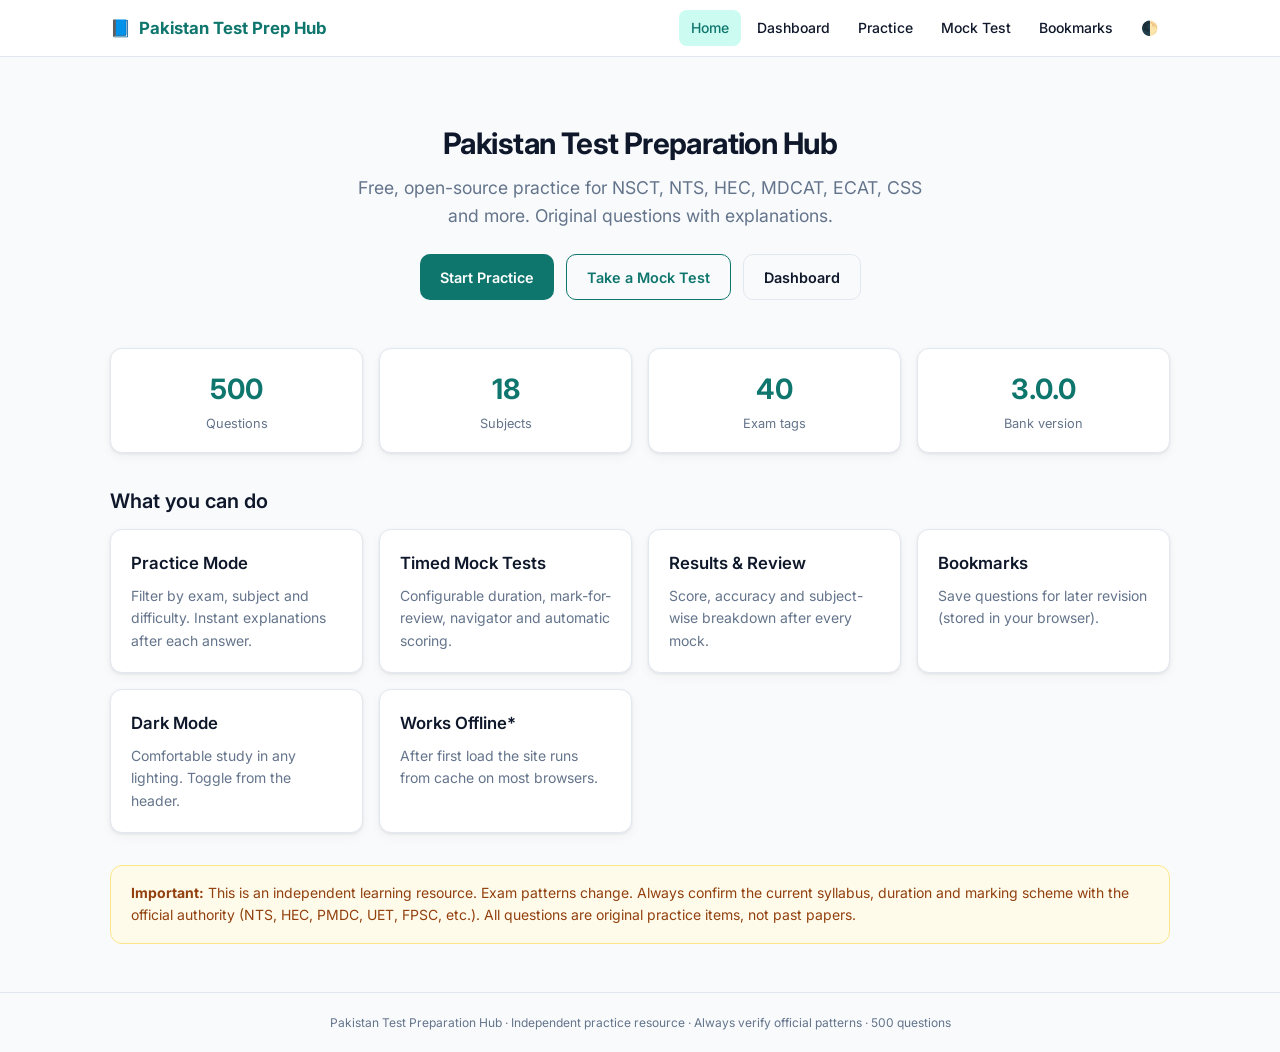
<file: index.html>
<!DOCTYPE html>
<html lang="en">
<head>
  <meta charset="UTF-8" />
  <meta name="viewport" content="width=device-width, initial-scale=1" />
  <meta name="description" content="Free open-source practice platform for NSCT, NTS NAT/GAT, MDCAT, ECAT, CSS and more Pakistani exams." />
  <title>Pakistan Test Preparation Hub</title>
  <link rel="stylesheet" href="css/styles.css" />
  <link rel="preconnect" href="https://fonts.googleapis.com" />
  <link href="https://fonts.googleapis.com/css2?family=Inter:wght@400;500;600;700&display=swap" rel="stylesheet" />
</head>
<body>
  <main id="app">
    <div class="loading">Loading…</div>
  </main>

  <script src="js/data.js"></script>
  <script src="js/layout.js"></script>
  <script>
    async function init() {
      try {
        const bank = await PTH.loadBank();
        const subjects = new Set(bank.questions.map(q => q.subject));
        const exams = new Set(bank.questions.flatMap(q => q.exam_tags));

        document.getElementById('app').innerHTML = `
          <section class="hero">
            <h1>Pakistan Test Preparation Hub</h1>
            <p class="lead">Free, open-source practice for NSCT, NTS, HEC, MDCAT, ECAT, CSS and more. Original questions with explanations.</p>
            <div class="hero-actions">
              <a href="practice.html" class="btn btn-primary">Start Practice</a>
              <a href="mock.html" class="btn btn-outline">Take a Mock Test</a>
              <a href="dashboard.html" class="btn btn-ghost">Dashboard</a>
            </div>
          </section>

          <div class="stat-grid mt-3">
            <div class="stat"><div class="stat-value">${bank.count}</div><div class="stat-label">Questions</div></div>
            <div class="stat"><div class="stat-value">${subjects.size}</div><div class="stat-label">Subjects</div></div>
            <div class="stat"><div class="stat-value">${exams.size}</div><div class="stat-label">Exam tags</div></div>
            <div class="stat"><div class="stat-value">${bank.bank_version || '3+'}</div><div class="stat-label">Bank version</div></div>
          </div>

          <h2 class="mt-4">What you can do</h2>
          <div class="card-grid">
            <div class="card"><h3>Practice Mode</h3><p class="text-sm text-muted mt-1">Filter by exam, subject and difficulty. Instant explanations after each answer.</p></div>
            <div class="card"><h3>Timed Mock Tests</h3><p class="text-sm text-muted mt-1">Configurable duration, mark-for-review, navigator and automatic scoring.</p></div>
            <div class="card"><h3>Results & Review</h3><p class="text-sm text-muted mt-1">Score, accuracy and subject-wise breakdown after every mock.</p></div>
            <div class="card"><h3>Bookmarks</h3><p class="text-sm text-muted mt-1">Save questions for later revision (stored in your browser).</p></div>
            <div class="card"><h3>Dark Mode</h3><p class="text-sm text-muted mt-1">Comfortable study in any lighting. Toggle from the header.</p></div>
            <div class="card"><h3>Works Offline*</h3><p class="text-sm text-muted mt-1">After first load the site runs from cache on most browsers.</p></div>
          </div>

          <div class="notice mt-4">
            <strong>Important:</strong> This is an independent learning resource. Exam patterns change.
            Always confirm the current syllabus, duration and marking scheme with the official authority
            (NTS, HEC, PMDC, UET, FPSC, etc.). All questions are original practice items, not past papers.
          </div>
        `;
        mountLayout('home', bank.count);
      } catch (e) {
        document.getElementById('app').innerHTML = `<p class="text-muted">Failed to load: ${e.message}</p>`;
        mountLayout('home');
      }
    }
    init();
  </script>
</body>
</html>
</file>
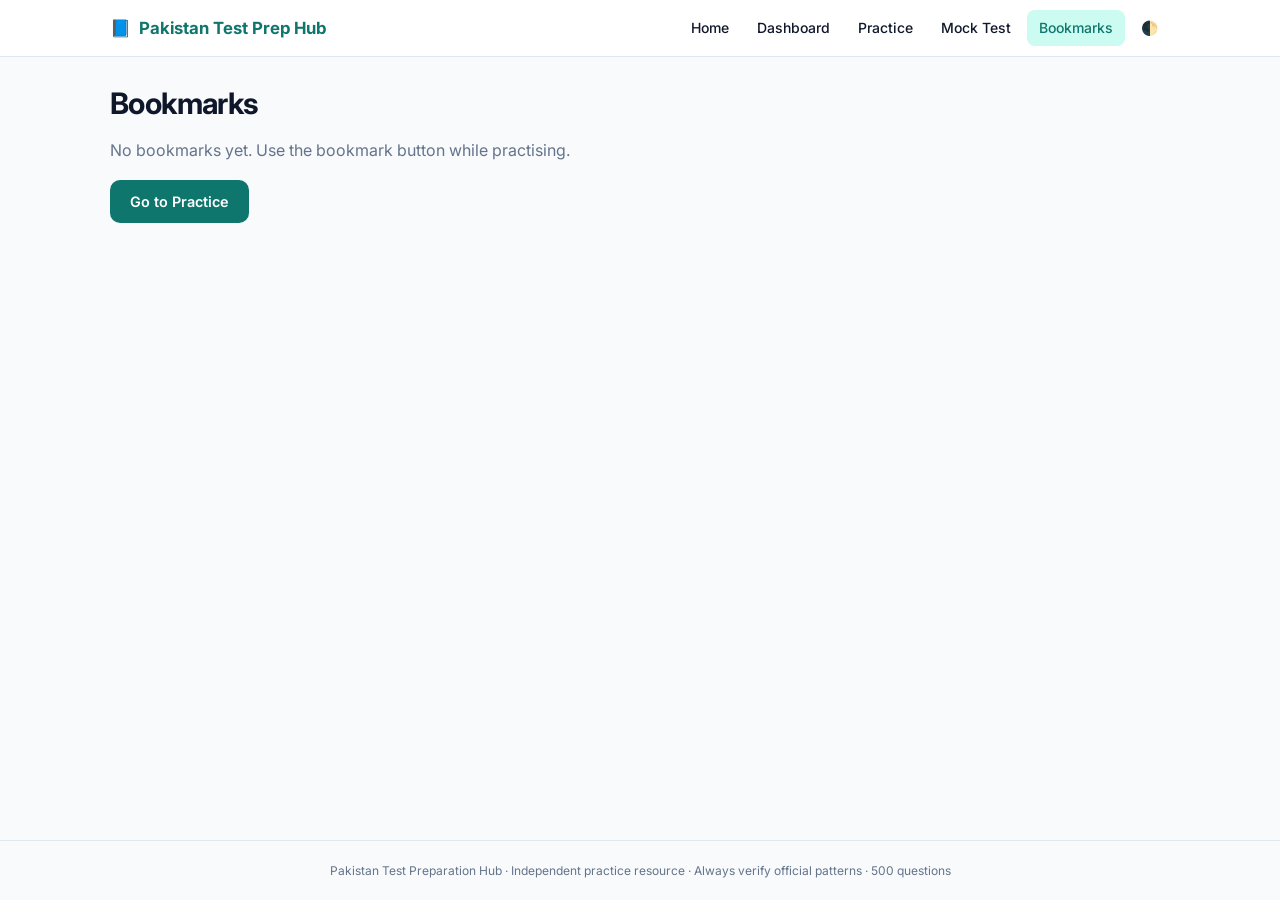
<file: bookmarks.html>
<!DOCTYPE html>
<html lang="en">
<head>
  <meta charset="UTF-8" />
  <meta name="viewport" content="width=device-width, initial-scale=1" />
  <title>Bookmarks — Pakistan Test Prep Hub</title>
  <link rel="stylesheet" href="css/styles.css" />
  <link href="https://fonts.googleapis.com/css2?family=Inter:wght@400;500;600;700&display=swap" rel="stylesheet" />
</head>
<body>
  <main id="app"><div class="loading">Loading…</div></main>
  <script src="js/data.js"></script>
  <script src="js/layout.js"></script>
  <script>
    async function init() {
      try {
        const bank = await PTH.loadBank();
        mountLayout('bookmarks', bank.count);
        render(bank);
      } catch (e) {
        document.getElementById('app').innerHTML = `<p>Error: ${e.message}</p>`;
        mountLayout('bookmarks');
      }
    }

    function render(bank) {
      const ids = PTH.getBookmarks();
      const questions = bank.questions.filter(q => ids.includes(q.id));

      if (questions.length === 0) {
        document.getElementById('app').innerHTML = `
          <h1>Bookmarks</h1>
          <p class="text-muted mt-2">No bookmarks yet. Use the bookmark button while practising.</p>
          <a href="practice.html" class="btn btn-primary mt-2">Go to Practice</a>`;
        return;
      }

      document.getElementById('app').innerHTML = `
        <h1>Bookmarks</h1>
        <p class="text-muted mb-2">${questions.length} saved question(s). Stored only in this browser.</p>
        ${questions.map(q => `
          <div class="card mt-2">
            <div class="flex-between">
              <div>
                <div class="q-meta">
                  <span class="tag">${q.subject}</span>
                  <span class="tag">${q.topic}</span>
                </div>
                <p class="mt-1"><strong>${q.prompt}</strong></p>
                <p class="text-sm text-muted mt-1">Correct: <strong>${q.correct_answer}</strong> — ${q.explanation}</p>
              </div>
              <button class="btn btn-ghost" onclick="removeBm('${q.id}')">Remove</button>
            </div>
          </div>
        `).join('')}
      `;
    }

    function removeBm(id) {
      const ids = PTH.getBookmarks().filter(x => x !== id);
      PTH.setBookmarks(ids);
      PTH.loadBank().then(render);
    }

    init();
  </script>
</body>
</html>
</file>
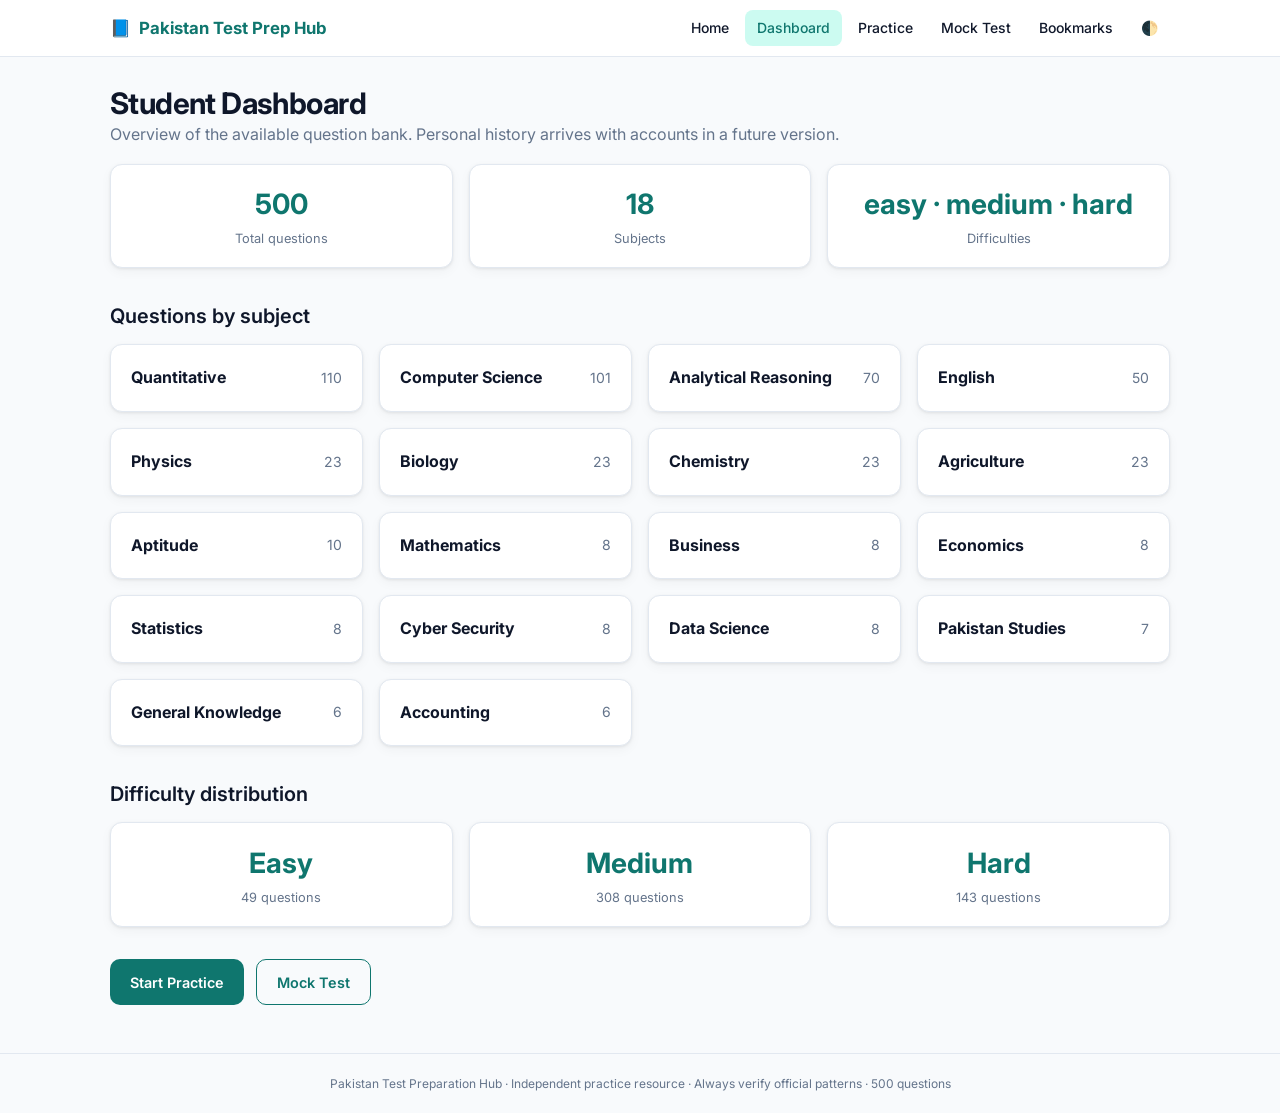
<file: dashboard.html>
<!DOCTYPE html>
<html lang="en">
<head>
  <meta charset="UTF-8" />
  <meta name="viewport" content="width=device-width, initial-scale=1" />
  <title>Dashboard — Pakistan Test Prep Hub</title>
  <link rel="stylesheet" href="css/styles.css" />
  <link href="https://fonts.googleapis.com/css2?family=Inter:wght@400;500;600;700&display=swap" rel="stylesheet" />
</head>
<body>
  <main id="app"><div class="loading">Loading…</div></main>
  <script src="js/data.js"></script>
  <script src="js/layout.js"></script>
  <script>
    async function init() {
      try {
        const bank = await PTH.loadBank();
        mountLayout('dashboard', bank.count);

        const bySub = {};
        const byDiff = {};
        bank.questions.forEach(q => {
          bySub[q.subject] = (bySub[q.subject] || 0) + 1;
          byDiff[q.difficulty] = (byDiff[q.difficulty] || 0) + 1;
        });
        const subjects = Object.entries(bySub).sort((a,b) => b[1]-a[1]);

        document.getElementById('app').innerHTML = `
          <h1>Student Dashboard</h1>
          <p class="text-muted mb-2">Overview of the available question bank. Personal history arrives with accounts in a future version.</p>

          <div class="stat-grid">
            <div class="stat"><div class="stat-value">${bank.count}</div><div class="stat-label">Total questions</div></div>
            <div class="stat"><div class="stat-value">${subjects.length}</div><div class="stat-label">Subjects</div></div>
            <div class="stat"><div class="stat-value">${Object.keys(byDiff).join(' · ')}</div><div class="stat-label">Difficulties</div></div>
          </div>

          <h2 class="mt-4">Questions by subject</h2>
          <div class="card-grid">
            ${subjects.map(([s,c]) => `
              <a href="practice.html" class="card" style="text-decoration:none;color:inherit">
                <div class="flex-between">
                  <strong>${s}</strong>
                  <span class="text-muted text-sm">${c}</span>
                </div>
              </a>
            `).join('')}
          </div>

          <h2 class="mt-4">Difficulty distribution</h2>
          <div class="stat-grid">
            ${Object.entries(byDiff).map(([d,c]) => `
              <div class="stat"><div class="stat-value" style="text-transform:capitalize">${d}</div><div class="stat-label">${c} questions</div></div>
            `).join('')}
          </div>

          <div class="flex gap-2 mt-4">
            <a href="practice.html" class="btn btn-primary">Start Practice</a>
            <a href="mock.html" class="btn btn-outline">Mock Test</a>
          </div>
        `;
      } catch (e) {
        document.getElementById('app').innerHTML = `<p>Error: ${e.message}</p>`;
        mountLayout('dashboard');
      }
    }
    init();
  </script>
</body>
</html>
</file>
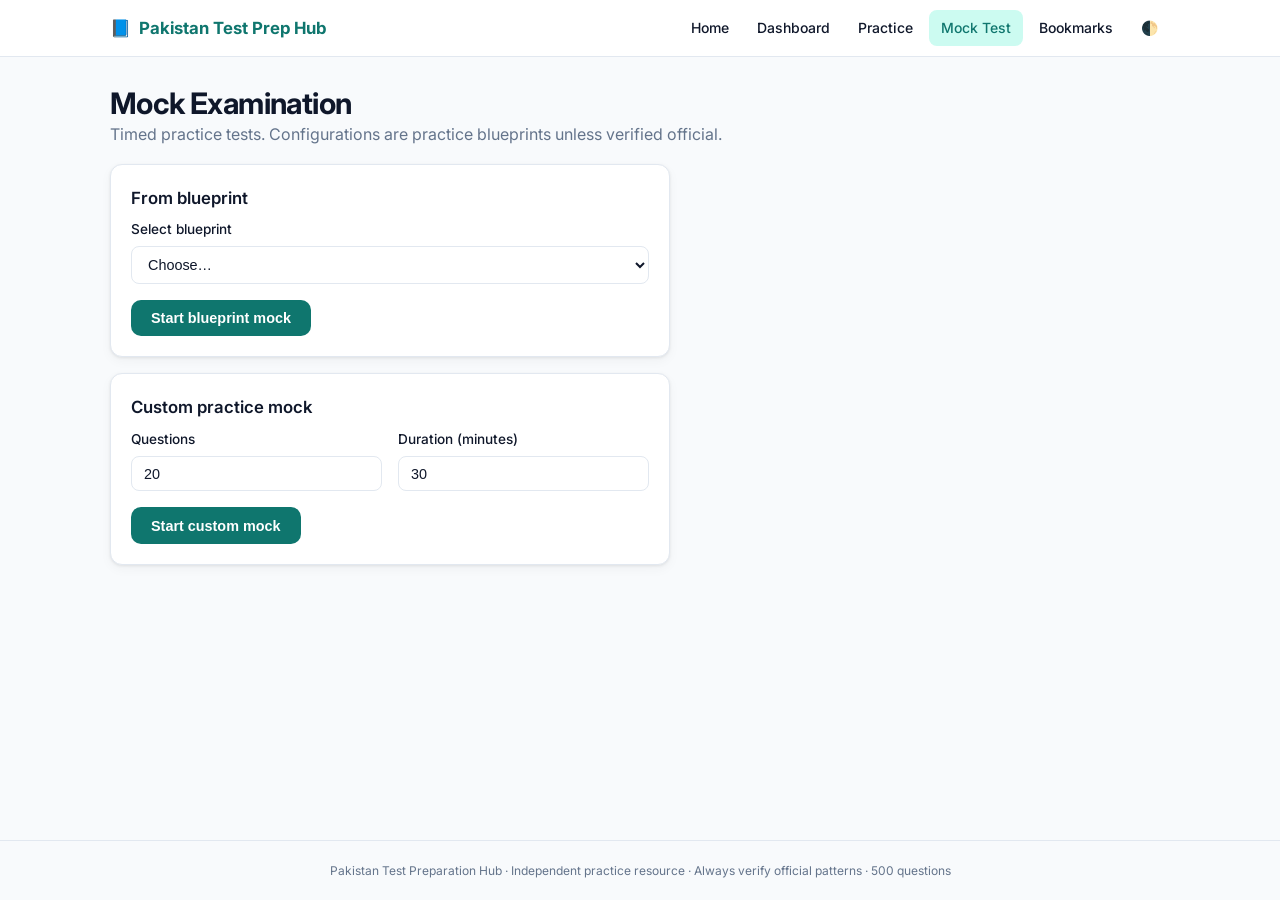
<file: mock.html>
<!DOCTYPE html>
<html lang="en">
<head>
  <meta charset="UTF-8" />
  <meta name="viewport" content="width=device-width, initial-scale=1" />
  <title>Mock Test — Pakistan Test Prep Hub</title>
  <link rel="stylesheet" href="css/styles.css" />
  <link href="https://fonts.googleapis.com/css2?family=Inter:wght@400;500;600;700&display=swap" rel="stylesheet" />
</head>
<body>
  <main id="app"><div class="loading">Loading…</div></main>

  <script src="js/data.js"></script>
  <script src="js/layout.js"></script>
  <script>
    let bank = null;
    let blueprints = [];
    let session = null;
    let index = 0;
    let answers = {};
    let marked = new Set();
    let secondsLeft = 0;
    let timerId = null;

    async function init() {
      try {
        bank = await PTH.loadBank();
        blueprints = await PTH.loadBlueprints();
        mountLayout('mock', bank.count);
        showSetup();
      } catch (e) {
        document.getElementById('app').innerHTML = `<p>Error: ${e.message}</p>`;
        mountLayout('mock');
      }
    }

    function showSetup() {
      clearInterval(timerId);
      document.getElementById('app').innerHTML = `
        <h1>Mock Examination</h1>
        <p class="text-muted mb-2">Timed practice tests. Configurations are practice blueprints unless verified official.</p>

        <div class="card mb-2" style="max-width:560px">
          <h3>From blueprint</h3>
          <label class="mt-1">Select blueprint</label>
          <select id="bp-select">
            <option value="">Choose…</option>
            ${blueprints.map(bp => `<option value="${bp.id}">${bp.exam}${bp.total_questions ? ' (~'+bp.total_questions+' Qs)' : ''}</option>`).join('')}
          </select>
          <button class="btn btn-primary mt-2" onclick="startBlueprint()">Start blueprint mock</button>
        </div>

        <div class="card" style="max-width:560px">
          <h3>Custom practice mock</h3>
          <div class="form-row mt-1">
            <div>
              <label>Questions</label>
              <input type="number" id="c-count" value="20" min="5" max="50" />
            </div>
            <div>
              <label>Duration (minutes)</label>
              <input type="number" id="c-mins" value="30" min="5" max="180" />
            </div>
          </div>
          <button class="btn btn-primary mt-2" onclick="startCustom()">Start custom mock</button>
        </div>
      `;
    }

    function startBlueprint() {
      const id = document.getElementById('bp-select').value;
      if (!id) return alert('Please select a blueprint');
      const bp = blueprints.find(b => b.id === id);
      const total = bp.total_questions || 20;
      const examName = (bp.exam || '').split(/[\s\/]/)[0];
      let pool = PTH.filter(bank.questions, { exam: examName });
      if (pool.length < total) pool = bank.questions;
      const qs = PTH.pick(pool, total);
      const mins = bp.duration_minutes || Math.max(20, Math.round(total * 1.2));
      beginSession(qs, mins);
    }

    function startCustom() {
      const count = parseInt(document.getElementById('c-count').value, 10) || 20;
      const mins = parseInt(document.getElementById('c-mins').value, 10) || 30;
      const qs = PTH.pick(bank.questions, count);
      beginSession(qs, mins);
    }

    function beginSession(qs, mins) {
      session = qs;
      index = 0;
      answers = {};
      marked = new Set();
      secondsLeft = mins * 60;
      clearInterval(timerId);
      timerId = setInterval(() => {
        secondsLeft--;
        updateTimer();
        if (secondsLeft <= 0) {
          clearInterval(timerId);
          submitMock();
        }
      }, 1000);
      renderQuestion();
    }

    function formatTime(s) {
      const m = Math.floor(s / 60);
      const sec = s % 60;
      return `${String(m).padStart(2,'0')}:${String(sec).padStart(2,'0')}`;
    }

    function updateTimer() {
      const el = document.getElementById('timer-display');
      if (el) {
        el.textContent = formatTime(secondsLeft);
        el.classList.toggle('warn', secondsLeft < 60);
      }
    }

    function renderQuestion() {
      const q = session[index];
      const userAns = answers[q.id];

      document.getElementById('app').innerHTML = `
        <div class="timer-bar">
          <div class="timer ${secondsLeft < 60 ? 'warn' : ''}" id="timer-display">${formatTime(secondsLeft)}</div>
          <div class="text-sm text-muted">${index+1} / ${session.length} · Answered ${Object.keys(answers).length}</div>
          <button class="btn btn-primary" style="background:var(--accent)" onclick="submitMock()">Submit</button>
        </div>

        <div class="q-card">
          <div class="flex-between">
            <div class="q-meta">
              <span class="tag">${q.subject}</span>
              <span class="tag">${q.difficulty}</span>
            </div>
            <button class="btn btn-ghost" onclick="toggleMark('${q.id}')">${marked.has(q.id) ? '🚩 Marked' : '🚩 Mark'}</button>
          </div>
          <p class="q-prompt">${q.prompt}</p>
          <div>
            ${q.options.map(opt => `
              <button class="option ${userAns === opt.key ? 'selected' : ''}" onclick="selectAns('${opt.key}')">
                <strong>${opt.key}.</strong> ${opt.text}
              </button>
            `).join('')}
          </div>
        </div>

        <div class="flex-between mt-2">
          <button class="btn btn-ghost" onclick="go(-1)" ${index===0?'disabled':''}>◀ Prev</button>
          <button class="btn btn-primary" onclick="go(1)" ${index>=session.length-1?'disabled':''}>Next ▶</button>
        </div>

        <div class="nav-dots">
          ${session.map((qq, i) => {
            let cls = 'dot';
            if (i === index) cls += ' current';
            if (answers[qq.id]) cls += ' answered';
            if (marked.has(qq.id)) cls += ' marked';
            return `<button class="${cls}" onclick="goTo(${i})">${i+1}</button>`;
          }).join('')}
        </div>
      `;
    }

    function selectAns(key) {
      answers[session[index].id] = key;
      renderQuestion();
    }
    function go(d) { index = Math.max(0, Math.min(session.length-1, index+d)); renderQuestion(); }
    function goTo(i) { index = i; renderQuestion(); }
    function toggleMark(id) {
      if (marked.has(id)) marked.delete(id); else marked.add(id);
      renderQuestion();
    }

    function submitMock() {
      clearInterval(timerId);
      let correct = 0;
      session.forEach(q => { if (answers[q.id] === q.correct_answer) correct++; });
      const result = {
        mode: 'mock',
        total: session.length,
        correct,
        answers,
        questionIds: session.map(q => q.id),
        marked: [...marked],
        completedAt: new Date().toISOString()
      };
      PTH.saveResult(result);
      PTH.saveSessionQuestions(session);
      window.location.href = 'results.html';
    }

    init();
  </script>
</body>
</html>
</file>
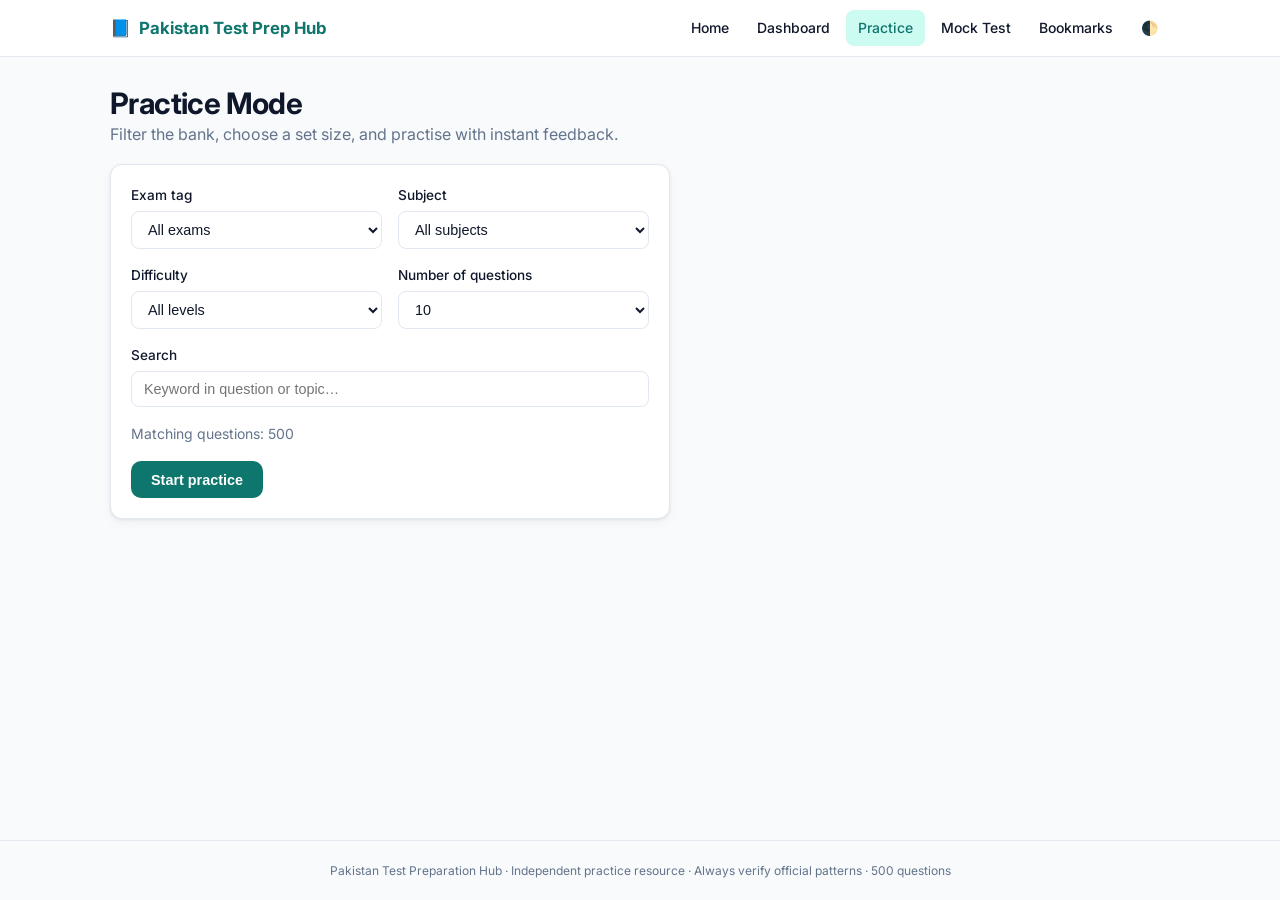
<file: practice.html>
<!DOCTYPE html>
<html lang="en">
<head>
  <meta charset="UTF-8" />
  <meta name="viewport" content="width=device-width, initial-scale=1" />
  <title>Practice — Pakistan Test Prep Hub</title>
  <link rel="stylesheet" href="css/styles.css" />
  <link href="https://fonts.googleapis.com/css2?family=Inter:wght@400;500;600;700&display=swap" rel="stylesheet" />
</head>
<body>
  <main id="app"><div class="loading">Loading question bank…</div></main>

  <script src="js/data.js"></script>
  <script src="js/layout.js"></script>
  <script>
    let bank = null;
    let session = null;
    let index = 0;
    let answers = {};

    async function init() {
      try {
        bank = await PTH.loadBank();
        mountLayout('practice', bank.count);
        showSetup();
      } catch (e) {
        document.getElementById('app').innerHTML = `<p>Error: ${e.message}</p>`;
        mountLayout('practice');
      }
    }

    function showSetup() {
      const subjects = PTH.unique(bank.questions, 'subject');
      const exams = PTH.unique(bank.questions, 'exam');
      document.getElementById('app').innerHTML = `
        <h1>Practice Mode</h1>
        <p class="text-muted mb-2">Filter the bank, choose a set size, and practise with instant feedback.</p>
        <div class="card" style="max-width:560px">
          <div class="form-row">
            <div>
              <label>Exam tag</label>
              <select id="f-exam">
                <option value="">All exams</option>
                ${exams.map(e => `<option value="${e}">${e}</option>`).join('')}
              </select>
            </div>
            <div>
              <label>Subject</label>
              <select id="f-subject">
                <option value="">All subjects</option>
                ${subjects.map(s => `<option value="${s}">${s}</option>`).join('')}
              </select>
            </div>
            <div>
              <label>Difficulty</label>
              <select id="f-diff">
                <option value="">All levels</option>
                <option value="easy">Easy</option>
                <option value="medium">Medium</option>
                <option value="hard">Hard</option>
              </select>
            </div>
            <div>
              <label>Number of questions</label>
              <select id="f-count">
                ${[5,10,15,20,25,30].map(n => `<option value="${n}" ${n===10?'selected':''}>${n}</option>`).join('')}
              </select>
            </div>
          </div>
          <div class="mt-2">
            <label>Search</label>
            <input type="search" id="f-search" placeholder="Keyword in question or topic…" />
          </div>
          <p class="text-sm text-muted mt-2" id="match-count">Matching: —</p>
          <button class="btn btn-primary mt-2" id="btn-start" onclick="startPractice()">Start practice</button>
        </div>
      `;
      ['f-exam','f-subject','f-diff','f-search'].forEach(id => {
        document.getElementById(id).addEventListener('input', updateMatchCount);
        document.getElementById(id).addEventListener('change', updateMatchCount);
      });
      updateMatchCount();
    }

    function getFilters() {
      return {
        exam: document.getElementById('f-exam').value,
        subject: document.getElementById('f-subject').value,
        difficulty: document.getElementById('f-diff').value,
        search: document.getElementById('f-search').value.trim()
      };
    }

    function updateMatchCount() {
      const filtered = PTH.filter(bank.questions, getFilters());
      document.getElementById('match-count').textContent = `Matching questions: ${filtered.length}`;
      document.getElementById('btn-start').disabled = filtered.length === 0;
    }

    function startPractice() {
      const filters = getFilters();
      const count = parseInt(document.getElementById('f-count').value, 10);
      const filtered = PTH.filter(bank.questions, filters);
      session = PTH.pick(filtered, count);
      index = 0;
      answers = {};
      renderQuestion();
    }

    function renderQuestion() {
      const q = session[index];
      const userAns = answers[q.id];
      const isBookmarked = PTH.getBookmarks().includes(q.id);
      const correctCount = session.filter(x => answers[x.id] === x.correct_answer).length;
      const answeredCount = Object.keys(answers).length;

      let optionsHtml = q.options.map(opt => {
        let cls = 'option';
        if (userAns) {
          if (opt.key === q.correct_answer) cls += ' correct';
          else if (opt.key === userAns) cls += ' incorrect';
          else cls += ' dimmed';
        }
        return `<button class="${cls}" ${userAns ? 'disabled' : ''} onclick="selectAnswer('${opt.key}')">
          <strong>${opt.key}.</strong> ${opt.text}
        </button>`;
      }).join('');

      let expl = '';
      if (userAns) {
        const ok = userAns === q.correct_answer;
        expl = `<div class="explanation ${ok ? 'ok' : 'bad'}">
          <strong>${ok ? '✅ Correct' : '❌ Incorrect — correct answer is ' + q.correct_answer}</strong>
          <p class="mt-1">${q.explanation}</p>
          ${q.review_status !== 'editorially_reviewed' ? `<p class="text-sm mt-1" style="color:var(--warning)">Review status: ${q.review_status.replace(/_/g,' ')}</p>` : ''}
        </div>`;
      }

      document.getElementById('app').innerHTML = `
        <div class="flex-between mb-2">
          <div class="text-sm text-muted">
            Question ${index + 1} of ${session.length}
            ${answeredCount ? ` · Score so far: ${correctCount}/${answeredCount}` : ''}
          </div>
          <div class="flex gap-2">
            <button class="btn btn-ghost" onclick="toggleBm('${q.id}')" title="Bookmark">${isBookmarked ? '🔖 Saved' : '🔖 Bookmark'}</button>
            <button class="btn btn-ghost" onclick="showSetup()">End</button>
          </div>
        </div>

        <div class="q-card">
          <div class="q-meta">
            <span class="tag">${q.subject}</span>
            <span class="tag">${q.topic}</span>
            <span class="tag">${q.difficulty}</span>
            ${q.exam_tags.slice(0,2).map(t => `<span class="tag tag-primary">${t}</span>`).join('')}
          </div>
          <p class="q-prompt">${q.prompt}</p>
          <div>${optionsHtml}</div>
          ${expl}
        </div>

        <div class="flex-between mt-2">
          <button class="btn btn-ghost" onclick="go(-1)" ${index===0?'disabled':''}>◀ Previous</button>
          <button class="btn btn-primary" onclick="go(1)" ${index>=session.length-1?'disabled':''}>Next ▶</button>
        </div>

        <div class="nav-dots">
          ${session.map((qq, i) => {
            let cls = 'dot';
            if (i === index) cls += ' current';
            if (answers[qq.id]) cls += answers[qq.id] === qq.correct_answer ? ' correct' : ' wrong';
            return `<button class="${cls}" onclick="goTo(${i})">${i+1}</button>`;
          }).join('')}
        </div>
      `;
    }

    function selectAnswer(key) {
      const q = session[index];
      if (answers[q.id]) return;
      answers[q.id] = key;
      renderQuestion();
    }

    function go(delta) {
      index = Math.max(0, Math.min(session.length - 1, index + delta));
      renderQuestion();
    }
    function goTo(i) { index = i; renderQuestion(); }

    function toggleBm(id) {
      PTH.toggleBookmark(id);
      renderQuestion();
    }

    init();
  </script>
</body>
</html>
</file>
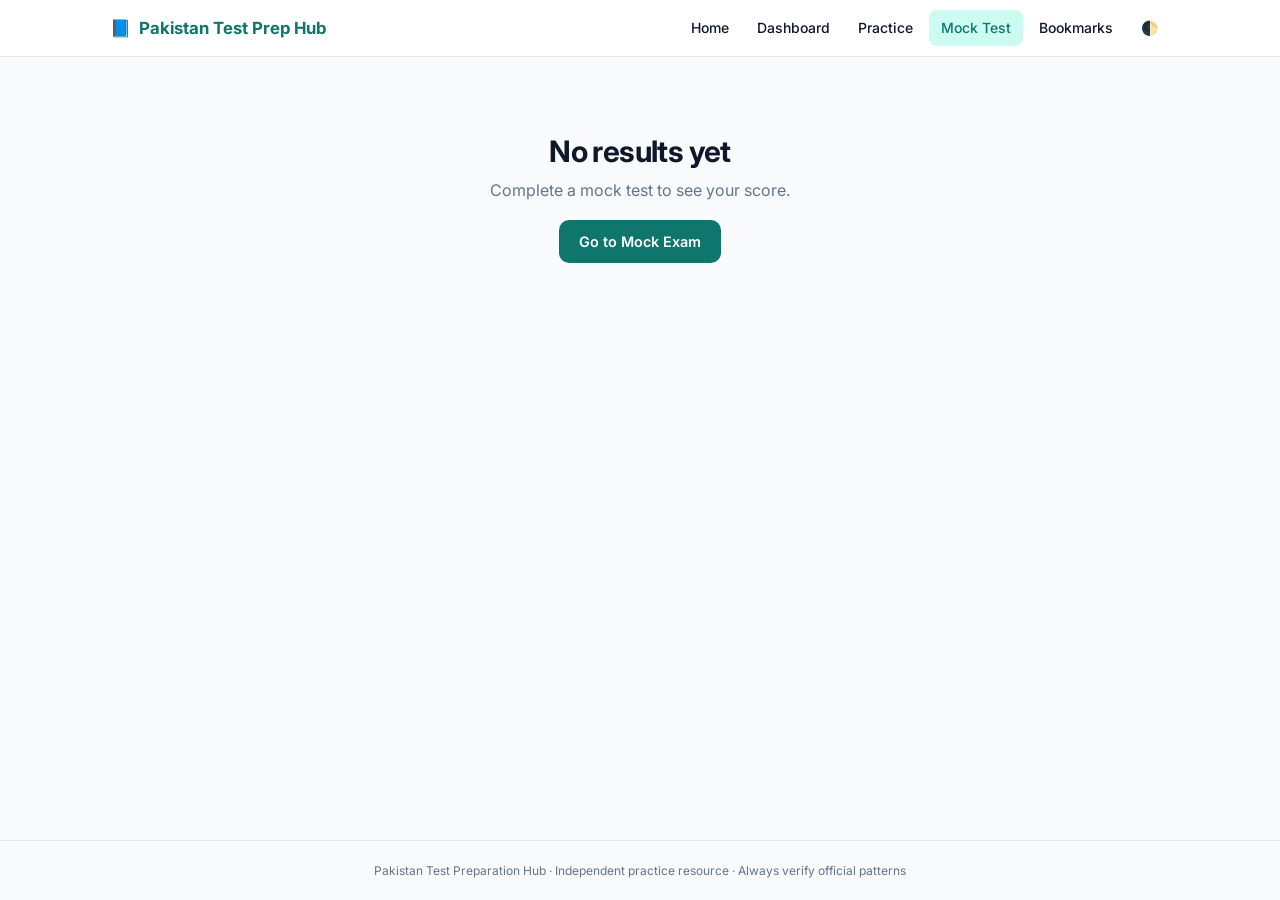
<file: results.html>
<!DOCTYPE html>
<html lang="en">
<head>
  <meta charset="UTF-8" />
  <meta name="viewport" content="width=device-width, initial-scale=1" />
  <title>Results — Pakistan Test Prep Hub</title>
  <link rel="stylesheet" href="css/styles.css" />
  <link href="https://fonts.googleapis.com/css2?family=Inter:wght@400;500;600;700&display=swap" rel="stylesheet" />
</head>
<body>
  <main id="app"><div class="loading">Loading results…</div></main>
  <script src="js/data.js"></script>
  <script src="js/layout.js"></script>
  <script>
    function init() {
      mountLayout('mock');
      const result = PTH.getResult();
      const questions = PTH.getSessionQuestions();

      if (!result) {
        document.getElementById('app').innerHTML = `
          <div style="text-align:center;padding:3rem">
            <h1>No results yet</h1>
            <p class="text-muted mt-1">Complete a mock test to see your score.</p>
            <a href="mock.html" class="btn btn-primary mt-2">Go to Mock Exam</a>
          </div>`;
        return;
      }

      const accuracy = result.total ? Math.round(result.correct / result.total * 100) : 0;
      const bySubject = {};
      questions.forEach(q => {
        if (!bySubject[q.subject]) bySubject[q.subject] = { correct: 0, total: 0 };
        bySubject[q.subject].total++;
        if (result.answers[q.id] === q.correct_answer) bySubject[q.subject].correct++;
      });

      let reviewHtml = questions.map((q, i) => {
        const ans = result.answers[q.id];
        const ok = ans === q.correct_answer;
        const attempted = !!ans;
        const border = !attempted ? '' : ok ? 'border-color:var(--success)' : 'border-color:var(--error)';
        return `
          <div class="card mt-2" style="${border}">
            <p class="text-sm"><strong>Q${i+1}.</strong> ${q.prompt}</p>
            <p class="text-sm mt-1">Your answer: <strong>${ans || '—'}</strong>
              ${!ok && attempted ? ` · Correct: <strong>${q.correct_answer}</strong>` : ''}
            </p>
            <p class="text-sm text-muted mt-1">${q.explanation}</p>
          </div>`;
      }).join('');

      document.getElementById('app').innerHTML = `
        <h1>Results</h1>
        <div class="stat-grid mt-2">
          <div class="stat"><div class="stat-value">${result.correct}/${result.total}</div><div class="stat-label">Score</div></div>
          <div class="stat"><div class="stat-value">${accuracy}%</div><div class="stat-label">Accuracy</div></div>
          <div class="stat"><div class="stat-value">${result.total - Object.keys(result.answers).length}</div><div class="stat-label">Unattempted</div></div>
        </div>

        <h2 class="mt-4">Subject performance</h2>
        ${Object.entries(bySubject).map(([s, v]) => `
          <div class="flex-between mt-1" style="gap:1rem">
            <span class="text-sm" style="min-width:120px">${s}</span>
            <div style="flex:1;height:8px;background:var(--border);border-radius:4px;overflow:hidden">
              <div style="height:100%;width:${v.total?(v.correct/v.total)*100:0}%;background:var(--primary);border-radius:4px"></div>
            </div>
            <span class="text-sm" style="min-width:40px;text-align:right">${v.correct}/${v.total}</span>
          </div>
        `).join('')}

        <h2 class="mt-4">Review answers</h2>
        ${reviewHtml}

        <div class="flex gap-2 mt-3">
          <a href="mock.html" class="btn btn-primary">Another mock</a>
          <a href="practice.html" class="btn btn-ghost">Practice</a>
        </div>
      `;
    }
    init();
  </script>
</body>
</html>
</file>
<file: css/styles.css>
/* Pakistan Test Preparation Hub — V4 Static */
:root {
  --primary: #0f766e;
  --primary-hover: #0d9488;
  --primary-light: #ccfbf1;
  --accent: #d97706;
  --bg: #f8fafc;
  --surface: #ffffff;
  --text: #0f172a;
  --muted: #64748b;
  --border: #e2e8f0;
  --success: #16a34a;
  --error: #dc2626;
  --warning: #d97706;
  --radius: 12px;
  --shadow: 0 1px 3px rgba(0,0,0,.08), 0 4px 12px rgba(0,0,0,.04);
  --font: 'Inter', system-ui, -apple-system, BlinkMacSystemFont, 'Segoe UI', sans-serif;
}

.dark {
  --bg: #0f172a;
  --surface: #1e293b;
  --text: #f1f5f9;
  --muted: #94a3b8;
  --border: #334155;
  --primary-light: #134e4a;
  --shadow: 0 1px 3px rgba(0,0,0,.3);
}

*, *::before, *::after { box-sizing: border-box; margin: 0; padding: 0; }

html { scroll-behavior: smooth; }

body {
  font-family: var(--font);
  background: var(--bg);
  color: var(--text);
  line-height: 1.6;
  min-height: 100vh;
  display: flex;
  flex-direction: column;
}

a { color: var(--primary); text-decoration: none; }
a:hover { text-decoration: underline; }

img { max-width: 100%; }

/* Header */
.header {
  position: sticky;
  top: 0;
  z-index: 100;
  background: var(--surface);
  border-bottom: 1px solid var(--border);
  backdrop-filter: blur(8px);
}
.header-inner {
  max-width: 1100px;
  margin: 0 auto;
  padding: 0 1.25rem;
  height: 56px;
  display: flex;
  align-items: center;
  justify-content: space-between;
  gap: 1rem;
}
.logo {
  font-weight: 700;
  font-size: 1.05rem;
  color: var(--primary);
  display: flex;
  align-items: center;
  gap: .5rem;
  text-decoration: none;
}
.logo:hover { text-decoration: none; }
.nav {
  display: flex;
  align-items: center;
  gap: .25rem;
}
.nav a, .nav button {
  padding: .4rem .75rem;
  border-radius: 8px;
  font-size: .875rem;
  font-weight: 500;
  color: var(--text);
  background: transparent;
  border: none;
  cursor: pointer;
  transition: background .15s;
}
.nav a:hover, .nav button:hover { background: var(--bg); text-decoration: none; }
.nav a.active { background: var(--primary-light); color: var(--primary); }
.theme-btn { font-size: 1.1rem; padding: .35rem .5rem; }

/* Main */
main {
  flex: 1;
  max-width: 1100px;
  width: 100%;
  margin: 0 auto;
  padding: 1.75rem 1.25rem 3rem;
}

/* Footer */
.footer {
  border-top: 1px solid var(--border);
  padding: 1.25rem;
  text-align: center;
  font-size: .75rem;
  color: var(--muted);
}

/* Typography */
h1 { font-size: 1.85rem; font-weight: 700; letter-spacing: -.02em; line-height: 1.25; }
h2 { font-size: 1.25rem; font-weight: 600; margin-bottom: .75rem; }
h3 { font-size: 1.05rem; font-weight: 600; }
.lead { font-size: 1.1rem; color: var(--muted); max-width: 36rem; }

/* Buttons */
.btn {
  display: inline-flex;
  align-items: center;
  gap: .4rem;
  padding: .65rem 1.25rem;
  border-radius: 10px;
  font-size: .9rem;
  font-weight: 600;
  border: none;
  cursor: pointer;
  transition: background .15s, transform .1s;
  text-decoration: none;
}
.btn:active { transform: scale(.98); }
.btn-primary { background: var(--primary); color: #fff; }
.btn-primary:hover { background: var(--primary-hover); text-decoration: none; color: #fff; }
.btn-outline {
  background: transparent;
  border: 1.5px solid var(--primary);
  color: var(--primary);
}
.btn-outline:hover { background: var(--primary-light); text-decoration: none; }
.btn-ghost {
  background: transparent;
  border: 1px solid var(--border);
  color: var(--text);
}
.btn-ghost:hover { background: var(--bg); }
.btn:disabled { opacity: .45; cursor: not-allowed; }

/* Cards */
.card {
  background: var(--surface);
  border: 1px solid var(--border);
  border-radius: var(--radius);
  padding: 1.25rem;
  box-shadow: var(--shadow);
}
.card-grid {
  display: grid;
  grid-template-columns: repeat(auto-fill, minmax(240px, 1fr));
  gap: 1rem;
}

/* Forms */
label { display: block; font-size: .85rem; font-weight: 500; margin-bottom: .3rem; }
select, input[type="text"], input[type="search"], input[type="number"] {
  width: 100%;
  padding: .55rem .75rem;
  border: 1px solid var(--border);
  border-radius: 8px;
  background: var(--surface);
  color: var(--text);
  font-size: .9rem;
}
select:focus, input:focus {
  outline: 2px solid var(--primary);
  outline-offset: 1px;
}
.form-row {
  display: grid;
  grid-template-columns: 1fr 1fr;
  gap: 1rem;
}
@media (max-width: 600px) {
  .form-row { grid-template-columns: 1fr; }
}

/* Tags / chips */
.tag {
  display: inline-block;
  padding: .15rem .5rem;
  border-radius: 6px;
  font-size: .72rem;
  font-weight: 500;
  background: var(--bg);
  color: var(--muted);
  border: 1px solid var(--border);
}
.tag-primary { background: var(--primary-light); color: var(--primary); border-color: transparent; }

/* Practice / Mock question UI */
.q-card {
  background: var(--surface);
  border: 1px solid var(--border);
  border-radius: var(--radius);
  padding: 1.5rem;
  box-shadow: var(--shadow);
}
.q-meta { display: flex; flex-wrap: wrap; gap: .4rem; margin-bottom: 1rem; }
.q-prompt { font-size: 1.1rem; font-weight: 500; margin-bottom: 1.25rem; line-height: 1.55; }
.option {
  display: block;
  width: 100%;
  text-align: left;
  padding: .85rem 1rem;
  margin-bottom: .5rem;
  border: 2px solid var(--border);
  border-radius: 10px;
  background: var(--surface);
  color: var(--text);
  font-size: .95rem;
  cursor: pointer;
  transition: border-color .15s, background .15s;
}
.option:hover:not(:disabled) { border-color: var(--primary); }
.option.selected { border-color: var(--primary); background: var(--primary-light); }
.option.correct { border-color: var(--success); background: #f0fdf4; }
.dark .option.correct { background: #14532d33; }
.option.incorrect { border-color: var(--error); background: #fef2f2; }
.dark .option.incorrect { background: #7f1d1d33; }
.option:disabled { cursor: default; }
.option.dimmed { opacity: .55; }

.explanation {
  margin-top: 1rem;
  padding: 1rem;
  border-radius: 10px;
  font-size: .9rem;
}
.explanation.ok { background: #f0fdf4; border: 1px solid #bbf7d0; }
.dark .explanation.ok { background: #14532d44; border-color: #166534; }
.explanation.bad { background: #fef2f2; border: 1px solid #fecaca; }
.dark .explanation.bad { background: #7f1d1d44; border-color: #991b1b; }

/* Timer bar */
.timer-bar {
  display: flex;
  align-items: center;
  justify-content: space-between;
  flex-wrap: wrap;
  gap: .75rem;
  padding: .75rem 0;
  position: sticky;
  top: 56px;
  background: var(--bg);
  z-index: 50;
}
.timer {
  font-family: ui-monospace, monospace;
  font-size: 1.25rem;
  font-weight: 600;
}
.timer.warn { color: var(--error); }

/* Progress dots / navigator */
.nav-dots {
  display: flex;
  flex-wrap: wrap;
  gap: 6px;
  justify-content: center;
  margin-top: 1.25rem;
}
.dot {
  width: 28px;
  height: 28px;
  border-radius: 8px;
  border: none;
  font-size: .7rem;
  font-weight: 600;
  cursor: pointer;
  background: var(--border);
  color: var(--text);
}
.dot.current { outline: 2px solid var(--primary); outline-offset: 1px; }
.dot.answered { background: var(--primary); color: #fff; }
.dot.marked { background: var(--accent); color: #fff; }
.dot.correct { background: var(--success); color: #fff; }
.dot.wrong { background: var(--error); color: #fff; }

/* Stats */
.stat-grid {
  display: grid;
  grid-template-columns: repeat(auto-fit, minmax(140px, 1fr));
  gap: 1rem;
}
.stat {
  background: var(--surface);
  border: 1px solid var(--border);
  border-radius: var(--radius);
  padding: 1.1rem;
  text-align: center;
  box-shadow: var(--shadow);
}
.stat-value { font-size: 1.75rem; font-weight: 700; color: var(--primary); }
.stat-label { font-size: .8rem; color: var(--muted); margin-top: .15rem; }

/* Notice */
.notice {
  background: #fffbeb;
  border: 1px solid #fde68a;
  border-radius: var(--radius);
  padding: 1rem 1.25rem;
  font-size: .875rem;
  color: #92400e;
}
.dark .notice { background: #451a0344; border-color: #92400e; color: #fbbf24; }

/* Hero */
.hero {
  text-align: center;
  padding: 2.5rem 0 1.5rem;
}
.hero h1 { margin-bottom: .75rem; }
.hero .lead { margin: 0 auto 1.5rem; }
.hero-actions {
  display: flex;
  flex-wrap: wrap;
  gap: .75rem;
  justify-content: center;
}

/* Utility */
.mt-1 { margin-top: .5rem; }
.mt-2 { margin-top: 1rem; }
.mt-3 { margin-top: 1.5rem; }
.mt-4 { margin-top: 2rem; }
.mb-2 { margin-bottom: 1rem; }
.flex { display: flex; }
.flex-between { display: flex; justify-content: space-between; align-items: center; flex-wrap: wrap; gap: .75rem; }
.gap-2 { gap: .75rem; }
.text-muted { color: var(--muted); }
.text-sm { font-size: .875rem; }
.hidden { display: none !important; }
.loading { text-align: center; padding: 3rem; color: var(--muted); }

/* Mobile nav */
@media (max-width: 640px) {
  .nav .nav-label { display: none; }
  .logo span { display: none; }
  h1 { font-size: 1.5rem; }
}
</file>
